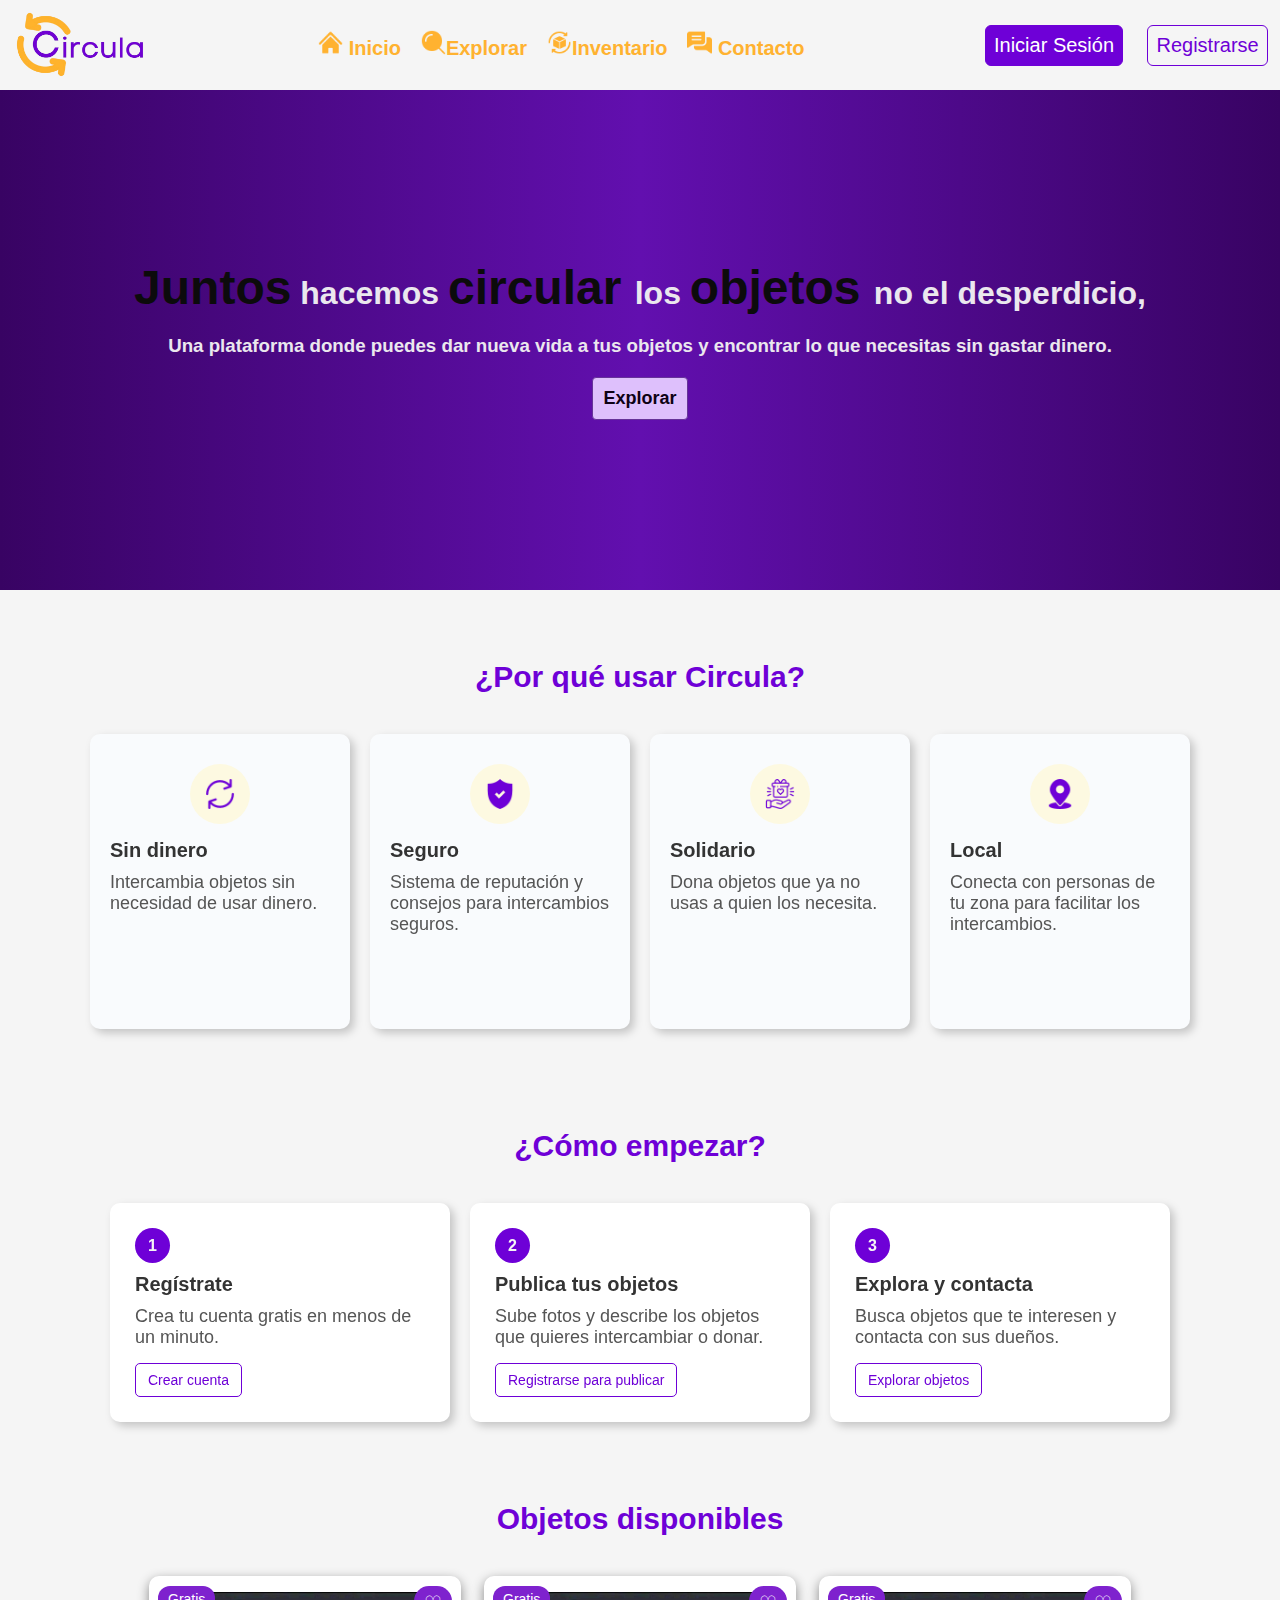
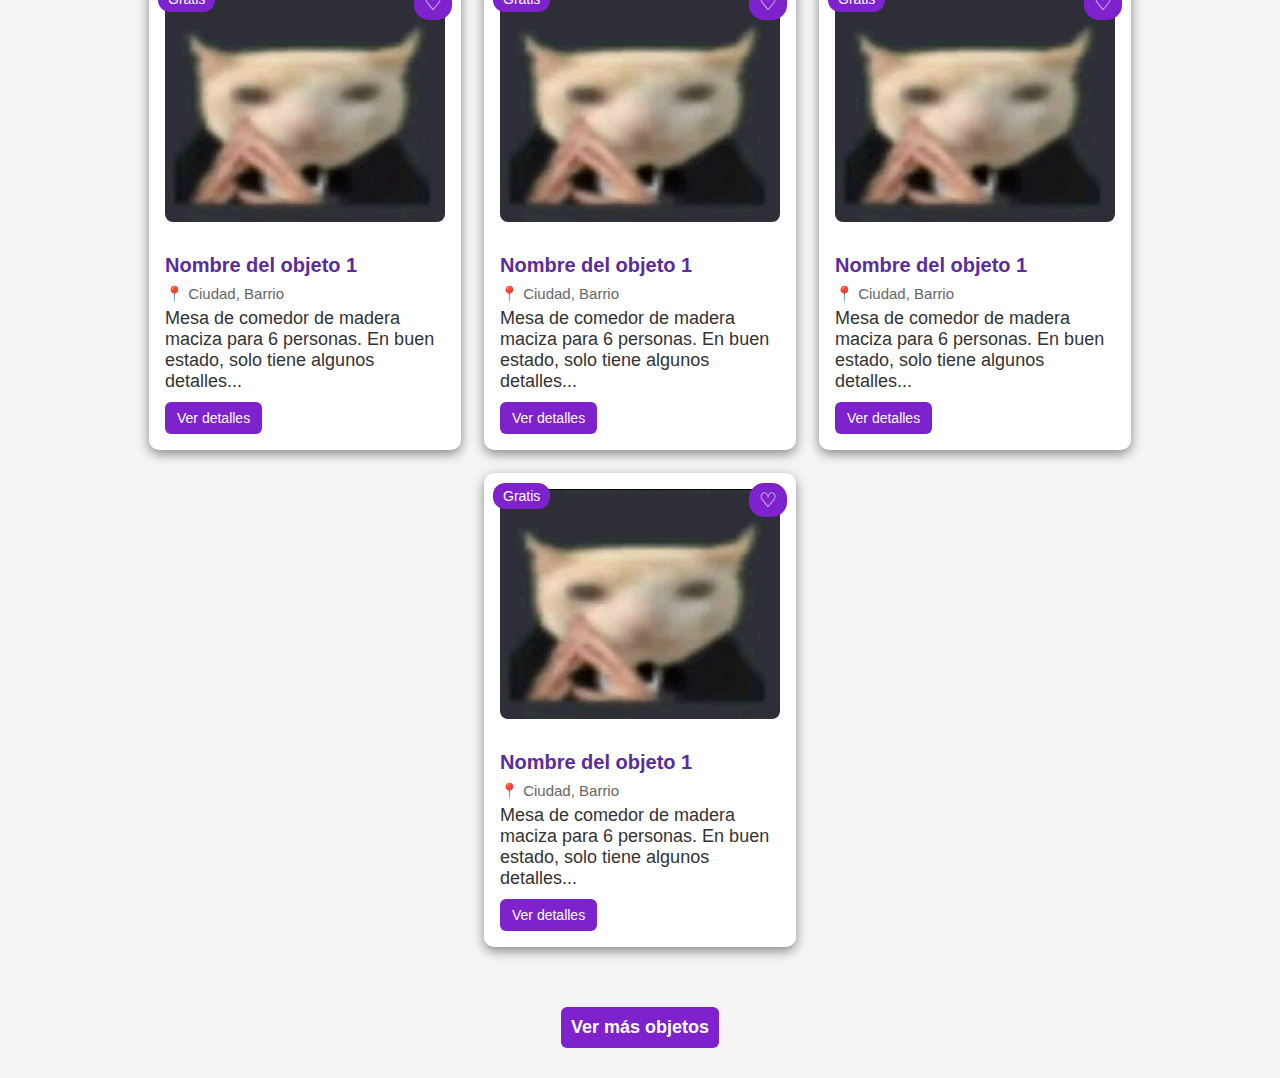
<file: index.html>
<!DOCTYPE html>
<html lang="en">

<head>
    <meta charset="UTF-8">
    <meta name="viewport" content="width=device-width, initial-scale=1.0">
    <title>Circula || Home</title>
    <!-- Estilos CSS -->
    <link rel="stylesheet" href="view/css/global.css">
    <link rel="stylesheet" href="view/css/index.css">
    <!-- Estilos CSS -->
    <link rel="icon" href="view/img/global-img/Circula-icon.png" type="image/x-icon">
</head>

<body>
    <header>
        <img src="view/img/global-img/logo.png" alt="" class="logo">
        <nav class="menu">
            <a href="index.html"> <img class="icon" src="view/img/icon-menu/apartment.png" alt="">
                Inicio</a>
            <a href="view/pages/explorar.html"><img class="icon" src="view/img/icon-menu/search.png" alt="">Explorar</a>
            <a href="donar.html"> <img class="icon" src="view/img/icon-menu/recycle.png" alt="">Inventario</a>
            <a href="contacto.html"> <img class="icon" src="view/img/icon-menu/charlando.png" alt=""> Contacto</a>
        </nav>
        <div class="login">
            <a href="login.html" class="btn-login">Iniciar Sesión</a>
            <a href="view/pages/registrar.html" class="btn-registrarse">Registrarse</a>
        </div>
    </header>
    <main>

        <div class="presentacion">
            <h1><span class="resaltar">Juntos</span> hacemos <span class="resaltar">circular </span>los <span
                    class="resaltar">objetos </span>no el desperdicio,</h1>
            <h3>Una plataforma donde puedes dar nueva vida a tus objetos y encontrar lo que necesitas sin gastar dinero.
            </h3>
            <input type="button" value="Explorar" class="btn-presentacion">
        </div>

        <div class="info">
            <h2 class="titulo">¿Por qué usar Circula?</h2>
            <div class="features">
                <div class="card">
                    <div class="iconn"><img src="view/img/global-img/actualizar.png" alt=""></div>
                    <h3>Sin dinero</h3>
                    <p>Intercambia objetos sin necesidad de usar dinero.</p>
                </div>
                <div class="card">
                    <div class="iconn"><img src="view/img/global-img/seguridad-activada.png" alt=""></div>
                    <h3>Seguro</h3>
                    <p>Sistema de reputación y consejos para intercambios seguros.</p>
                </div>
                <div class="card">
                    <div class="iconn"><img src="view/img/global-img/regalo.png" alt=""></div>
                    <h3>Solidario</h3>
                    <p>Dona objetos que ya no usas a quien los necesita.</p>
                </div>
                <div class="card">
                    <div class="iconn"><img src="view/img/global-img/ubicacion.png" alt=""></div>
                    <h3>Local</h3>
                    <p>Conecta con personas de tu zona para facilitar los intercambios.</p>
                </div>
            </div>
        </div>

        <div class="empezar">
            <h1 class="titulo">¿Cómo empezar?</h1>
            <div class="pasos">
                <div class="paso">
                    <div class="numero">1</div>
                    <h3>Regístrate</h3>
                    <p>Crea tu cuenta gratis en menos de un minuto.</p>
                    <a href="#" class="boton">Crear cuenta</a>
                </div>
                <div class="paso">
                    <div class="numero">2</div>
                    <h3>Publica tus objetos</h3>
                    <p>Sube fotos y describe los objetos que quieres intercambiar o donar.</p>
                    <a href="#" class="boton">Registrarse para publicar</a>
                </div>
                <div class="paso">
                    <div class="numero">3</div>
                    <h3>Explora y contacta</h3>
                    <p>Busca objetos que te interesen y contacta con sus dueños.</p>
                    <a href="#" class="boton">Explorar objetos</a>
                </div>
            </div>
        </div>



        <!-- Sección principal de objetos -->
        <section class="seccion-objetos">

            <h2 class="titulo">Objetos disponibles</h2>
            <div class="contenedor-tarjetas">
                <!-- <div class="tarjeta">
                    <img src="view/img/Linea Palo Santo - Sagrada Madre.jpg" alt="">
                    <span class="etiqueta gratis">Gratis</span>
                    <button class="btn-favorito" title="Agregar a favoritos">♡</button>
                    <div class="contenido">
                        <h3>Nombre del objeto 1</h3>
                        <p class="ubicacion">📍 Ciudad, Barrio</p>
                        <div class="descripcion-corta">
                            Descripción breve del objeto, características principales y estado de...
                        </div>
                        <div class="descripcion-completa">
                            Descripción breve del objeto, características principales y estado del objeto. Aquí se
                            muestra más información útil y detallada para el usuario.
                        </div>
                        <div class="estrellas">☆ (12)</div>
                        <button class="btn-detalles">Ver detalles</button>
                    </div>
                </div>

                <div class="tarjeta">
                    <img src="view/img/Palo Santo con Violetas.jpg" alt="">
                    <span class="etiqueta intercambio">Intercambio</span>
                    <button class="btn-favorito" title="Agregar a favoritos">♡</button>
                    <div class="contenido">
                        <h3>Nombre del objeto 1</h3>
                        <p class="ubicacion">📍 Ciudad, Barrio</p>
                        <div class="descripcion-corta">
                            Descripción breve del objeto, características principales y estado de...
                        </div>
                        <div class="descripcion-completa">
                            Descripción breve del objeto, características principales y estado del objeto. Aquí se
                            muestra más información útil y detallada para el usuario.
                        </div>
                        <div class="estrellas">☆ (12)</div>
                        <button class="btn-detalles">Ver detalles</button>
                    </div>
                </div>

                <div class="tarjeta">
                    <img src="view/img/gato.jpg" alt="">
                    <span class="etiqueta donacion">Donacion</span>
                    <button class="btn-favorito" title="Agregar a favoritos">♡</button>
                    <div class="contenido">
                        <h3>Nombre del objeto 1</h3>
                        <p class="ubicacion">📍 Ciudad, Barrio</p>
                        <div class="descripcion-corta">
                            Descripción breve del objeto, características principales y estado de...
                        </div>
                        <div class="descripcion-completa">
                            Descripción breve del objeto, características principales y estado del objeto. Aquí se
                            muestra más información útil y detallada para el usuario.
                        </div>
                        <div class="estrellas">☆ (12)</div>
                        <button class="btn-detalles">Ver detalles</button>
                    </div>
                </div> -->
                <div class="tarjeta">
                    <img class="imagen" src="view/img/gato.jpg" alt="">
                    <span class="etiqueta gratis">Gratis</span>
                    <button class="btn-favorito" title="Agregar a favoritos">♡</button>
                    <div class="contenido">
                        <h3>Nombre del objeto 1</h3>
                        <p class="ubicacion">📍 Ciudad, Barrio</p>

                        <div class="descripcion-corta">
                            Mesa de comedor de madera maciza para 6 personas. En buen estado, solo tiene algunos
                            detalles...
                        </div>

                        <div class="descripcion-completa">
                            Mesa de comedor de madera maciza para 6 personas. En buen estado, solo tiene algunos
                            detalles por el uso.


                            <div class="detalles-extra">
                                <p><strong>Valor est.: $200</strong></p>
                                <p><strong>Condición:</strong> Usado</p>
                                <p><strong>Publicado:</strong> Hace 1 semana</p>
                                <p><strong>Vendedor:</strong> Martín S.
                                    <span class="estrellas">⭐⭐⭐✰✰</span>
                                    <span class="confiable">Confiable</span>
                                </p>
                            </div>
                            <div class="bloque-sesion">
                                <p>Iniciá sesión para contactar al dueño</p>
                                <a href="#" class="boton">Iniciar sesión</a>
                            </div>

                        </div>

                        <button class="btn-detalles">Ver detalles</button>
                    </div>
                </div>


                <div class="tarjeta">
                    <img class="imagen" src="view/img/gato.jpg" alt="">
                    <span class="etiqueta gratis">Gratis</span>
                    <button class="btn-favorito" title="Agregar a favoritos">♡</button>
                    <div class="contenido">
                        <h3>Nombre del objeto 1</h3>
                        <p class="ubicacion">📍 Ciudad, Barrio</p>

                        <div class="descripcion-corta">
                            Mesa de comedor de madera maciza para 6 personas. En buen estado, solo tiene algunos
                            detalles...
                        </div>

                        <div class="descripcion-completa">
                            Mesa de comedor de madera maciza para 6 personas. En buen estado, solo tiene algunos
                            detalles por el uso.


                            <div class="detalles-extra">
                                <p><strong>Valor est.: $200</strong></p>
                                <p><strong>Condición:</strong> Usado</p>
                                <p><strong>Publicado:</strong> Hace 1 semana</p>
                                <p><strong>Vendedor:</strong> Martín S.
                                    <span class="estrellas">⭐⭐⭐✰✰</span>
                                    <span class="confiable">Confiable</span>
                                </p>
                            </div>
                            <div class="bloque-sesion">
                                <p>Iniciá sesión para contactar al dueño</p>
                                <a href="#" class="boton">Iniciar sesión</a>
                            </div>

                        </div>

                        <button class="btn-detalles">Ver detalles</button>
                    </div>
                </div>

                <div class="tarjeta">
                    <img class="imagen" src="view/img/gato.jpg" alt="">
                    <span class="etiqueta gratis">Gratis</span>
                    <button class="btn-favorito" title="Agregar a favoritos">♡</button>
                    <div class="contenido">
                        <h3>Nombre del objeto 1</h3>
                        <p class="ubicacion">📍 Ciudad, Barrio</p>

                        <div class="descripcion-corta">
                            Mesa de comedor de madera maciza para 6 personas. En buen estado, solo tiene algunos
                            detalles...
                        </div>

                        <div class="descripcion-completa">
                            Mesa de comedor de madera maciza para 6 personas. En buen estado, solo tiene algunos
                            detalles por el uso.


                            <div class="detalles-extra">
                                <p><strong>Valor est.: $200</strong></p>
                                <p><strong>Condición:</strong> Usado</p>
                                <p><strong>Publicado:</strong> Hace 1 semana</p>
                                <p><strong>Vendedor:</strong> Martín S.
                                    <span class="estrellas">⭐⭐⭐✰✰</span>
                                    <span class="confiable">Confiable</span>
                                </p>
                            </div>
                            <div class="bloque-sesion">
                                <p>Iniciá sesión para contactar al dueño</p>
                                <a href="#" class="boton">Iniciar sesión</a>
                            </div>

                        </div>

                        <button class="btn-detalles">Ver detalles</button>
                    </div>
                </div>



                <div class="tarjeta">
                    <img class="imagen" src="view/img/gato.jpg" alt="">
                    <span class="etiqueta gratis">Gratis</span>
                    <button class="btn-favorito" title="Agregar a favoritos">♡</button>
                    <div class="contenido">
                        <h3>Nombre del objeto 1</h3>
                        <p class="ubicacion">📍 Ciudad, Barrio</p>

                        <div class="descripcion-corta">
                            Mesa de comedor de madera maciza para 6 personas. En buen estado, solo tiene algunos
                            detalles...
                        </div>

                        <div class="descripcion-completa">
                            Mesa de comedor de madera maciza para 6 personas. En buen estado, solo tiene algunos
                            detalles por el uso.


                            <div class="detalles-extra">
                                <p><strong>Valor est.: $200</strong></p>
                                <p><strong>Condición:</strong> Usado</p>
                                <p><strong>Publicado:</strong> Hace 1 semana</p>
                                <p><strong>Vendedor:</strong> Martín S.
                                    <span class="estrellas">⭐⭐⭐✰✰</span>
                                    <span class="confiable">Confiable</span>
                                </p>
                            </div>
                            <div class="bloque-sesion">
                                <p>Iniciá sesión para contactar al dueño</p>
                                <a href="#" class="boton">Iniciar sesión</a>
                            </div>

                        </div>

                        <button class="btn-detalles">Ver detalles</button>
                    </div>
                </div>



        </section>


        <div class="boton-centro">
            <button class="btn-ver-mas">Ver más objetos</button>
        </div>


        <script src="view/js/tarjetas.js"></script>

    </main>
    <footer>

    </footer>
</body>

</html>
</file>
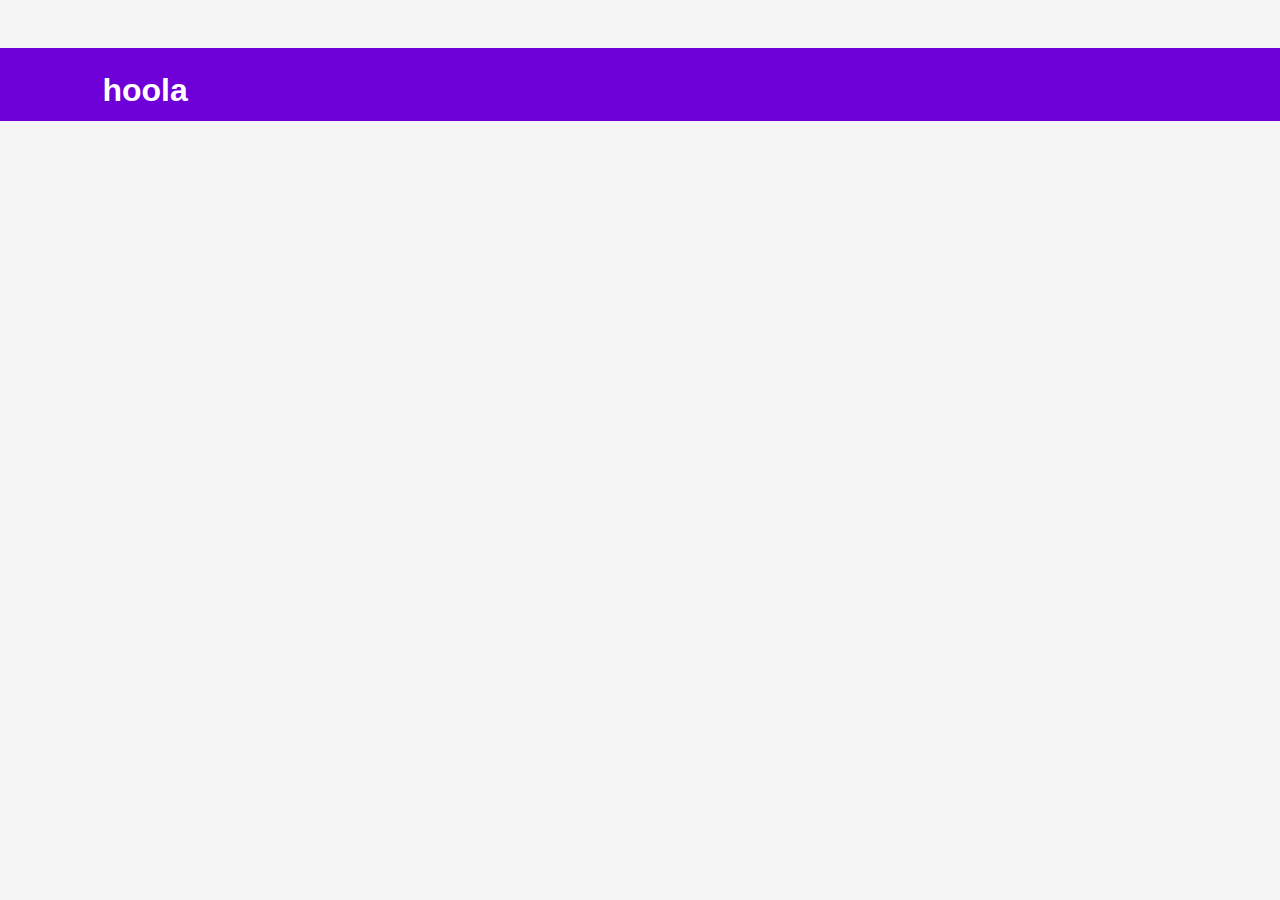
<file: view/pages/footer.html>
<!DOCTYPE html>
<html lang="en">
<head>
    <meta charset="UTF-8">
    <meta name="viewport" content="width=device-width, initial-scale=1.0">
    <title>Document</title>
    <link rel="stylesheet" href="../css/global.css">
    <link rel="stylesheet" href="../css/footer.css">
</head>
<body>
    <footer class="footer">
        <div class="footer-content">
            <h1>hoola</h1>
        </div>
    </footer>
</body>
</html>
</file>
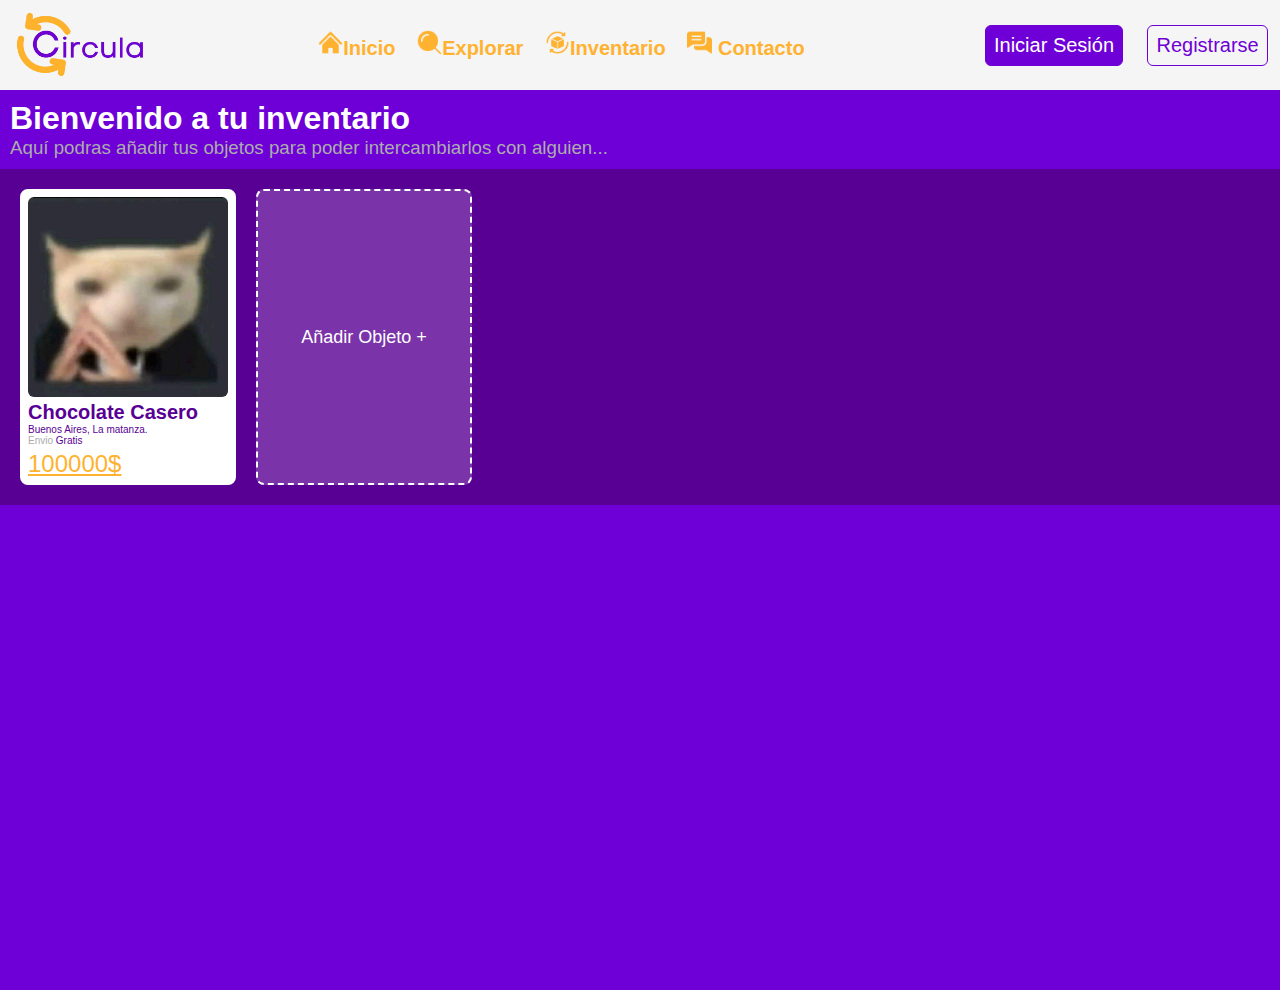
<file: view/pages/inventario.html>
<!DOCTYPE html>
<html lang="en">

<head>
    <meta charset="UTF-8">
    <meta name="viewport" content="width=device-width, initial-scale=1.0">
    <title>Circula || Explorar</title>
    <link rel="stylesheet" href="../css/global.css">
    <link rel="stylesheet" href="../css/inventario.css">
</head>

<body>
    <header>
        <img src="../img/global-img/logo.png" alt="" class="logo">
        <nav class="menu">
            <a href="../../index.html"> <img class="icon" src="../img/icon-menu/apartment.png" alt="">Inicio</a>
            <a href="explorar.html"><img class="icon" src="../img/icon-menu/search.png" alt="">Explorar</a>
            <a href="inventario.html"> <img class="icon" src="../img/icon-menu/recycle.png" alt="">Inventario</a>
            <a href="contacto.html"> <img class="icon" src="../img/icon-menu/charlando.png" alt=""> Contacto</a>
        </nav>
        <div class="login">
            <a href="login.php" class="btn-login">Iniciar Sesión</a>
            <a href="registrar.php" class="btn-registrarse">Registrarse</a>
        </div>
    </header>
    <main>
        <div class="welcome">
            <h1>Bienvenido a tu inventario</h1>
            <h3>Aquí podras añadir tus objetos para poder intercambiarlos con alguien...</h3>
        </div>
        <div class="contenido-inventario">
            <div class="objeto">
                <div class="img-card">
                    <img src="../img/gato.jpg" alt="">
                </div>
                <div class="info-card">
                    <h2>Chocolate Casero</h2>
                    <h4>Buenos Aires, La matanza.</h4>
                    <h4><span>Envio </span>Gratis</h4>
                    <h3>100000$</h3>
                </div>
            </div>
            <div class="añadir-objeto">
                <input type="submit" value="Añadir Objeto +">
            </div>
        </div>
    </main>
    <footer>

    </footer>
</body>

</html>
</file>
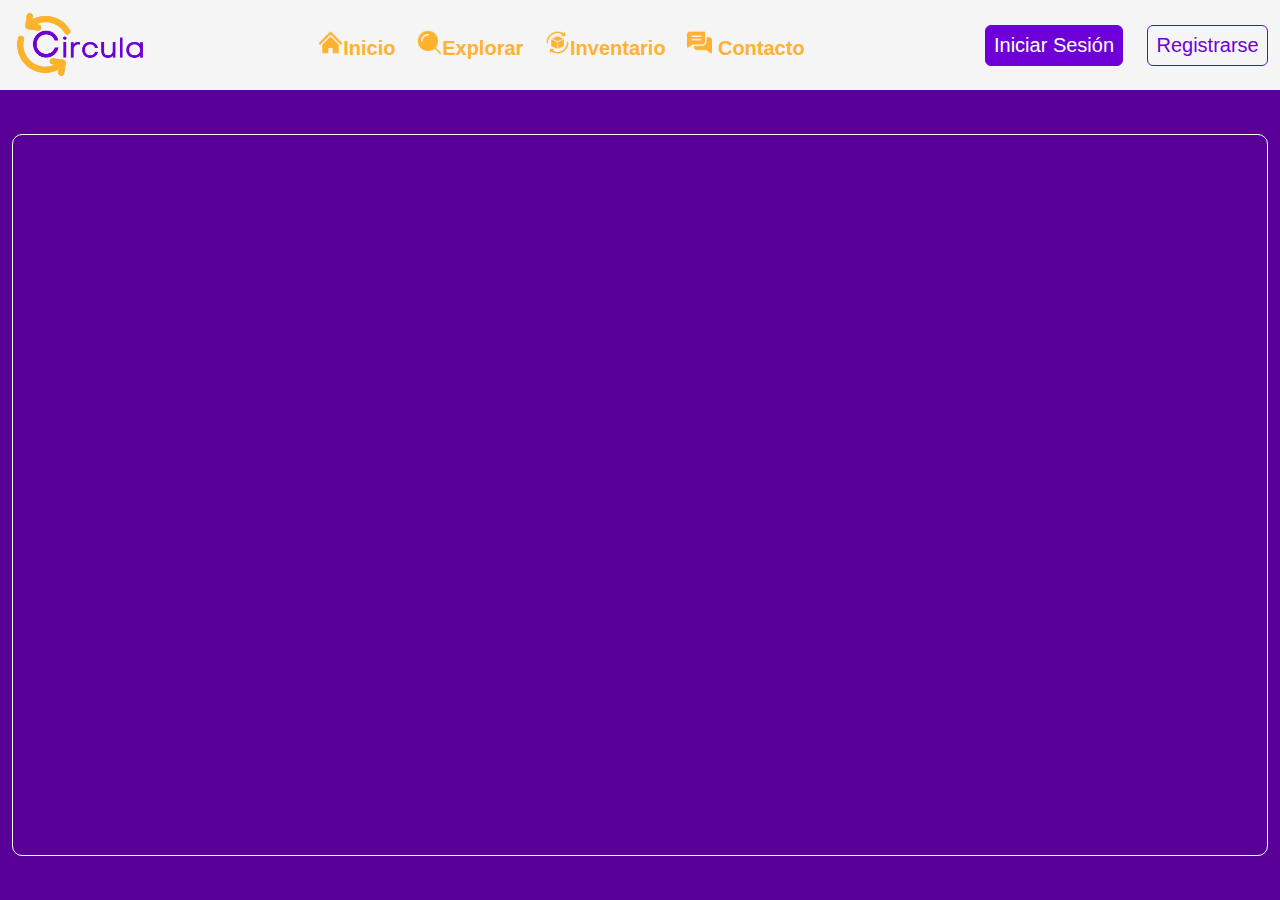
<file: view/pages/producto.html>
<!DOCTYPE html>
<html lang="en">

<head>
    <meta charset="UTF-8">
    <meta name="viewport" content="width=device-width, initial-scale=1.0">
    <title>Circula || Explorar</title>
    <link rel="stylesheet" href="../css/global.css">
    <link rel="stylesheet" href="../css/producto.css">
</head>

<body>
    <header>
        <img src="../img/global-img/logo.png" alt="" class="logo">
        <nav class="menu">
            <a href="../../index.php"> <img class="icon" src="../img/icon-menu/apartment.png" alt="">Inicio</a>
            <a href="explorar.php"><img class="icon" src="../img/icon-menu/search.png" alt="">Explorar</a>
            <a href="inventario.php"> <img class="icon" src="../img/icon-menu/recycle.png" alt="">Inventario</a>
            <a href="contacto.php"> <img class="icon" src="../img/icon-menu/charlando.png" alt=""> Contacto</a>
        </nav>
        <div class="login">
            <a href="login.php" class="btn-login">Iniciar Sesión</a>
            <a href="registrar.php" class="btn-registrarse">Registrarse</a>
        </div>
    </header>
    <main>
        <section class="section-producto"></section>

    </main>
    <footer>

    </footer>
</body>

</html>
</file>
<file: view/css/global.css>
* {
    margin: 0;
    padding: 0;
}


/* aca se estila lo que seria el estilo general de la pagina, 
y lo que se va a quedar igual entre pagina y pagina (navbar, footer, colores, etc) */

:root { 
    --primary-color: #6e00d7;
    --secundary-color: #ffb230;
    --background-color: #f5f5f5;
}

body{
    font-family: 'Poppins', sans-serif;
    background-color: #f5f5f5;
    color: #333;
}

.icon{
    max-width: 25px;
}

header {
    height: 90px;
    width: 100%;
    display: flex;
    flex-direction: row;
    justify-content: space-between;
    align-items: center;
    background-color: whitesmoke;
    color: rgb(110, 0, 215);
    box-shadow: 0px 0px 10px rgba(0, 0, 0, .1);
}

.logo {
    margin-left: 10px;
    width: 140px;
}

.menu {
    width: 38%;
    display: flex;
    flex-direction: row;
    justify-content: space-between;
    align-items: center;
}

.menu a {
    text-decoration: none;
    color: #ffb230;
    font-size: 20px;
    font-weight: 600;
    transition: .3s;
    position: relative; /* Necesario para el pseudo-elemento */
}

.menu a::after {
    content: "";
    position: absolute;
    left: 50%;
    bottom: -4px;
    transform: translateX(-50%);
    width: 0;
    height: 2px;
    background: #ffb230;
    transition: width 0.3s;
}

.menu a:hover::after {
    width: 100%;
}


.login {
    width: 24%;
    display: flex;
    flex-direction: row;
    justify-content: space-around;
    align-items: center;
}

.btn-login {
    padding: 8px;
    text-decoration: none;
    color: white;
    font-size: 20px;
    background-color: rgb(110, 0, 215);
    border: 1px solid rgb(110, 0, 215);
    border-radius: 6px;
}

.btn-registrarse {
    padding: 8px;
    text-decoration: none;
    color: rgb(110, 0, 215);
    font-size: 20px;    
    border: 1px solid rgb(110, 0, 215);
    border-radius: 6px;
    transition: .3s;
}

.btn-registrarse:hover {
    background-color: rgb(110, 0, 215);
    color: white;
}

.nav-a { 
    display: flex;
    align-items: center;
    gap: 4px;
}
</file>
<file: view/css/index.css>
body {
    font-family: Arial, sans-serif;
    background-color: #f5f5f5;
    margin: 0;
    padding: 0;
}

:root {
    --primary-color: #6e00d7;
    --secundary-color: #ffb230;
    --background-color: #f5f5f5;
}

main {
    display: flex;
    flex-direction: column;
    /* Asegura que los hijos estén uno debajo del otro */
    align-items: center;
}

.presentacion {
    height: 500px;
    width: 100%;
    box-sizing: border-box;
    margin-bottom: 40px;
    display: flex;
    flex-direction: column;
    justify-content: center;
    align-items: center;
    background: linear-gradient(90deg, #380363, #620faf, #380363);
}

.presentacion h1,
.presentacion h3 {
    color: rgb(235, 231, 238);
    margin: 0 0 20px;
    text-align: center;
}

.resaltar {
    color: rgb(12, 11, 12);
    font-weight: 600;
    font-size: 150%;
}

.btn-presentacion {
    display: flex;
    cursor: pointer;
    padding: 10px;
    background-color: rgb(222, 192, 252);
    color: rgb(14, 1, 20);
    font-weight: bold;
    border: 1px solid rebeccapurple;
    border-radius: 4px;
    transition: .3s;
    font-size: 18px;
}

.btn-presentacion:hover {
    background-color: rgb(0, 0, 0);
    color: white;
    border: 1px solid #6e00d7;
}

.features,
.pasos,
.contenedor-tarjetas {
    display: flex;
    flex-wrap: wrap;
    justify-content: center;
    gap: 20px;
}

.features {
    padding-bottom: 20px;
}

.card {
    background-color: #f9fbfd;
    border-radius: 10px;
    padding: 30px 20px;
    width: 260px;
    height: 295px;
    box-sizing: border-box;
    transition: .3s;
    filter: drop-shadow(4px 4px 4px rgb(0, 0, 0, .2));
    cursor: default;
}

.card:hover {
    transform: translateY(-5px);
    box-shadow: 4px 8px 18px rgba(0, 0, 0, 0.1);
}

.iconn {
    background-color: #fdf9e1;
    display: flex;
    justify-content: center;
    align-items: center;
    border-radius: 50%;
    width: 60px;
    height: 60px;
    margin: 0 auto 15px;
    /* centraaaa */
}

.iconn img {
    width: 30px;
    height: 30px;
}

.card h3,
.paso h3 {
    margin: 10px 0;
    font-size: 20px;
    font-weight: bold;
}

.card p,
.paso p {
    margin: 0;
    color: #555;
    font-size: 18px;
}

.titulo {
    text-align: center;
    margin: 30px 0 40px;
    font-size: 30px;
    color: #6e00d7;
}

/* como empezamos???? */
.empezar {
    padding: 50px 20px;
    text-align: center;
}

.empezar h2 {
    font-size: 24px;
    margin-bottom: 40px;
    font-weight: bold;
}

.paso {
    background: white;
    border-radius: 10px;
    padding: 25px;
    width: 290px;
    filter: drop-shadow(4px 4px 4px rgb(0, 0, 0, .2));
    text-align: left;
    transition: .3s;
}

.paso:hover {
    transform: translateY(-5px);
    box-shadow: 4px 8px 18px rgba(0, 0, 0, 0.1);
}

.numero {
    background-color: #6e00d7;
    color: #f5f5f5;
    font-weight: bold;
    width: 35px;
    height: 35px;
    border-radius: 50%;
    display: flex;
    align-items: center;
    justify-content: center;
    margin-bottom: 10px;
}

.boton {
    display: inline-block;
    padding: 8px 12px;
    border: 1px solid #6e00d7;
    color: #6e00d7;
    border-radius: 5px;
    text-decoration: none;
    font-size: 14px;
    transition: 0.3s;
    margin-top: 15px;
}

.boton:hover {
    background-color: #5a2ca0;
    color: white;
}

.contenedor-tarjetas {
    gap: 23px;
    align-items: flex-start;
    margin-bottom: 40px;
}

.tarjeta {
    position: relative;
    width: 280px;
    height: auto;
    display: flex;
    flex-direction: column;
    justify-content: space-between;
    background-color: white;
    border-radius: 10px;
    box-shadow: 0 4px 12px rgba(0, 0, 0, 0.45);
    padding: 16px;
    transition: box-shadow 0.3s ease;
    overflow: hidden;
}

/* Imagen */
.tarjeta img {
    max-width: 100%;
    max-height: 230px;
    height: auto;
    width: auto;
    border-radius: 8px;
    z-index: 0;
}

/* Etiquetas */
.etiqueta {
    position: absolute;
    top: 10px;
    left: 9px;
    padding: 5px 10px;
    border-radius: 12px;
    font-size: 14px;
    color: white;
}

.gratis {
    background-color: #7e22ce;
}

.donacion {
    background-color: #3b82f6;
}

.intercambio {
    background-color: #10b981;
}

/* Botón Favorito */
.btn-favorito {
    position: absolute;
    top: 10px;
    right: 9px;
    border: none;
    background-color: #7e22ce;
    color: white;
    font-size: 20px;
    cursor: pointer;
    padding: 5px 10px;
    border-radius: 15px;
    transition: color 0.3s ease;
}

.btn-favorito:hover {
    color: red;
}

/* .btn-favorito.fav {
    color: red;
  } */

/* Contenido de la tarjeta */
.contenido h3 {
    margin: 32px 0 8px;
    color: #5a2ca0;
    font-size: 20px;
}

.ubicacion {
    font-size: 15px;
    margin: 5px 0;
    color: #666;
}

.descripcion-corta {
    font-size: 18px;
    color: #333;
}

.descripcion-completa {
    max-height: 0;
    overflow: hidden;
    font-size: 18px;
    color: #444;
    transition: max-height 0.4s;
    margin-top: 10px;
}

/* Mostrar descripción expandida al hacer clic */
.tarjeta.expandida .descripcion-completa {
    max-height: 500px;
    padding: 10px 0;
}

/* Estrellas ys noo*/
.estrellas {
    margin: 10px 0;
    color: #facc15;
}

/* Botón de ver detalles */
.btn-detalles,
.btn-ver-mas {
    background-color: #7e22ce;
    color: white;
    padding: 8px 12px;
    border-radius: 6px;
    border: none;
    cursor: pointer;
    font-size: 14px;
    transition: .3s;
}

.btn-detalles:hover,
.btn-ver-mas:hover {
    background-color: #5b13a2;
    transform: scale(1.05);
}

.btn-ver-mas {
    margin-bottom: 10px;
    font-size: 18px;
    font-weight: bold;
    padding: 10px;
}


/* Botón centrado */
.boton-centro {
    display: flex;
    justify-content: center;
    margin-top: 20px;
    margin-bottom: 20px
}

.detalles-extra {
    margin-top: 10px;
    line-height: 29px;
}

/* Confiabilidad */
.confiable {
    background-color: #22c55e;
    color: white;
    padding: 5px 6px;
    border-radius: 10px;
    font-size: 17px;
}

/* Bloque para sesión */
.bloque-sesion {
    background-color: #ded1e4;
    text-align: center;
    border-radius: 10px;
    padding: 10px;
    margin-top: 10px;
}

.bloque-sesion .boton {
    background-color: #7e22ce;
    color: white;
    padding: 6px 12px;
    border-radius: 6px;
    display: inline-block;
    margin-top: 8px;
    text-decoration: none;
    font-weight: bold;
    transition: background-color 0.3s ease;
}

.bloque-sesion .boton:hover {
    background-color: #5b13a2;
}

/* Sistema de reputacion */
.Info-reputacion {
    display: grid;
    margin-bottom: 40px;
    box-shadow: 6px 6px 4px rgb(0, 0, 0, .5);
    border-radius: 15px;
    color: white;

}

.reput-info {
    display: flex;
    padding: 10px;
    background-color: #5b13a2;
    border-radius: 15px;
    color: white;
}

.imagen-reputacion img {
    width: 300px;
    height: 300px;
    border-radius: 15px;
}

.tittle{
    color: white;
    font-weight: bold;
    text-align: center;
    margin-bottom: 20px;
    font-size: 30px
}

.contenidor{
    padding: 10px;
    margin: 10px;
}
</file>
<file: view/css/footer.css>
.footer {
    background: var(--primary-color, #2c3e50);
    color: #fff;
    width: 100%;
    margin-top: 48px;
    font-family: inherit;
}

.footer-content {
    display: flex;
    flex-wrap: wrap;
    justify-content: space-between;
    align-items: center;
    padding: 24px 8vw 12px 8vw;
    gap: 24px;
}

.footer-logo img {
    height: 48px;
    background-color: #ffffff21;
    border-radius: 12px;
}

.footer-links {
    display: flex;
    gap: 24px;
    flex-wrap: wrap;
}

.footer-links a {
    color: #fff;
    text-decoration: none;
    font-weight: 500;
    transition: color 0.2s;
    font-size: 1rem;
}

.footer-links a:hover {
    color: var(--accent-color, #00b894);
}

.footer-socials {
    display: flex;
    gap: 16px;
}

.footer-socials img {
    width: 28px;
    height: 28px;
    filter: brightness(0) invert(1);
    transition: filter 0.2s;
}

.footer-socials a:hover img {
    filter: brightness(0.8) invert(0.7) sepia(1) hue-rotate(120deg);
}

.footer-bottom {
    text-align: center;
    padding: 12px 0 8px 0;
    font-size: 0.95rem;
    border-top: 1px solid rgba(255, 255, 255, 0.08);
    background: var(--primary-color, #2c3e50);
}
</file>
<file: view/css/inventario.css>
main{
    height: 100vh;
    color: white;
    background-color: var(--primary-color);
}
main h3{
    font-weight: lighter;
    color: #acacac;
}

.welcome{
    padding: 10px;
}

.contenido-inventario { 
    display: flex;
    flex-direction: row;
    flex-wrap: wrap;
    gap: 20px;
    padding: 20px;
    background-color: #590094;
}

/*CARDS---CARDS---CARDS---CARDS---CARDS---CARDS---CARDS---CARDS*/
.img-card img{
    width: 200px;
    height: 200px;
    border-radius: 6px;
}

.info-card{
    display: flex;
    flex-direction: column;
    justify-content: space-between;
    width: 200px;
    height: 80px;
}

.info-card h2 {
    font-weight: bold;
    color: #590094;
    font-size: 20px;
}
.info-card h3 {
    font-weight: lighter;
    color: var(--secundary-color);
    text-decoration: underline;
    font-size: 24px;
    margin-top: 4px;
}
.info-card h4 {
    font-weight: lighter;
    color: #590094;
    font-size: 10px;
}
.info-card h4 span {
    color: #acacac;
}

.objeto{
    display: flex;
    flex-direction: column;
    justify-content: space-between;
    align-items: center;
    padding: 6px;
    width: 200px;
    height: 280px;
    border: 2px solid white;
    border-radius: 8px;
    background-color: white;
    color: #590094;
}
.objeto input{
    cursor: pointer;
    font-size: 18px;
    border: none;
    background: none;
    color: white;
}


.añadir-objeto{
    display: flex;
    justify-content: center;
    align-items: center;
    padding: 6px;
    width: 200px;
    height: 280px;
    border: 2px solid white;
    border-radius: 8px;
    border-style: dashed;
    background-color: rgba(255, 255, 255, .2);
}
.añadir-objeto input{   
    cursor: pointer;
    font-size: 18px;
    border: none;
    background: none;
    color: white;
}
</file>
<file: view/css/producto.css>
main {
    display: flex;
    justify-content: center;
    align-items: center;
    width: 100%;
    height: 90vh;
    background-color: #590098;
}

.section-producto {
    display: flex;
    justify-content: center;
    align-items: center;
    height: 80vh;
    width: 98%;
    border-radius: 10px;
    border: 1px solid white;
}
</file>
